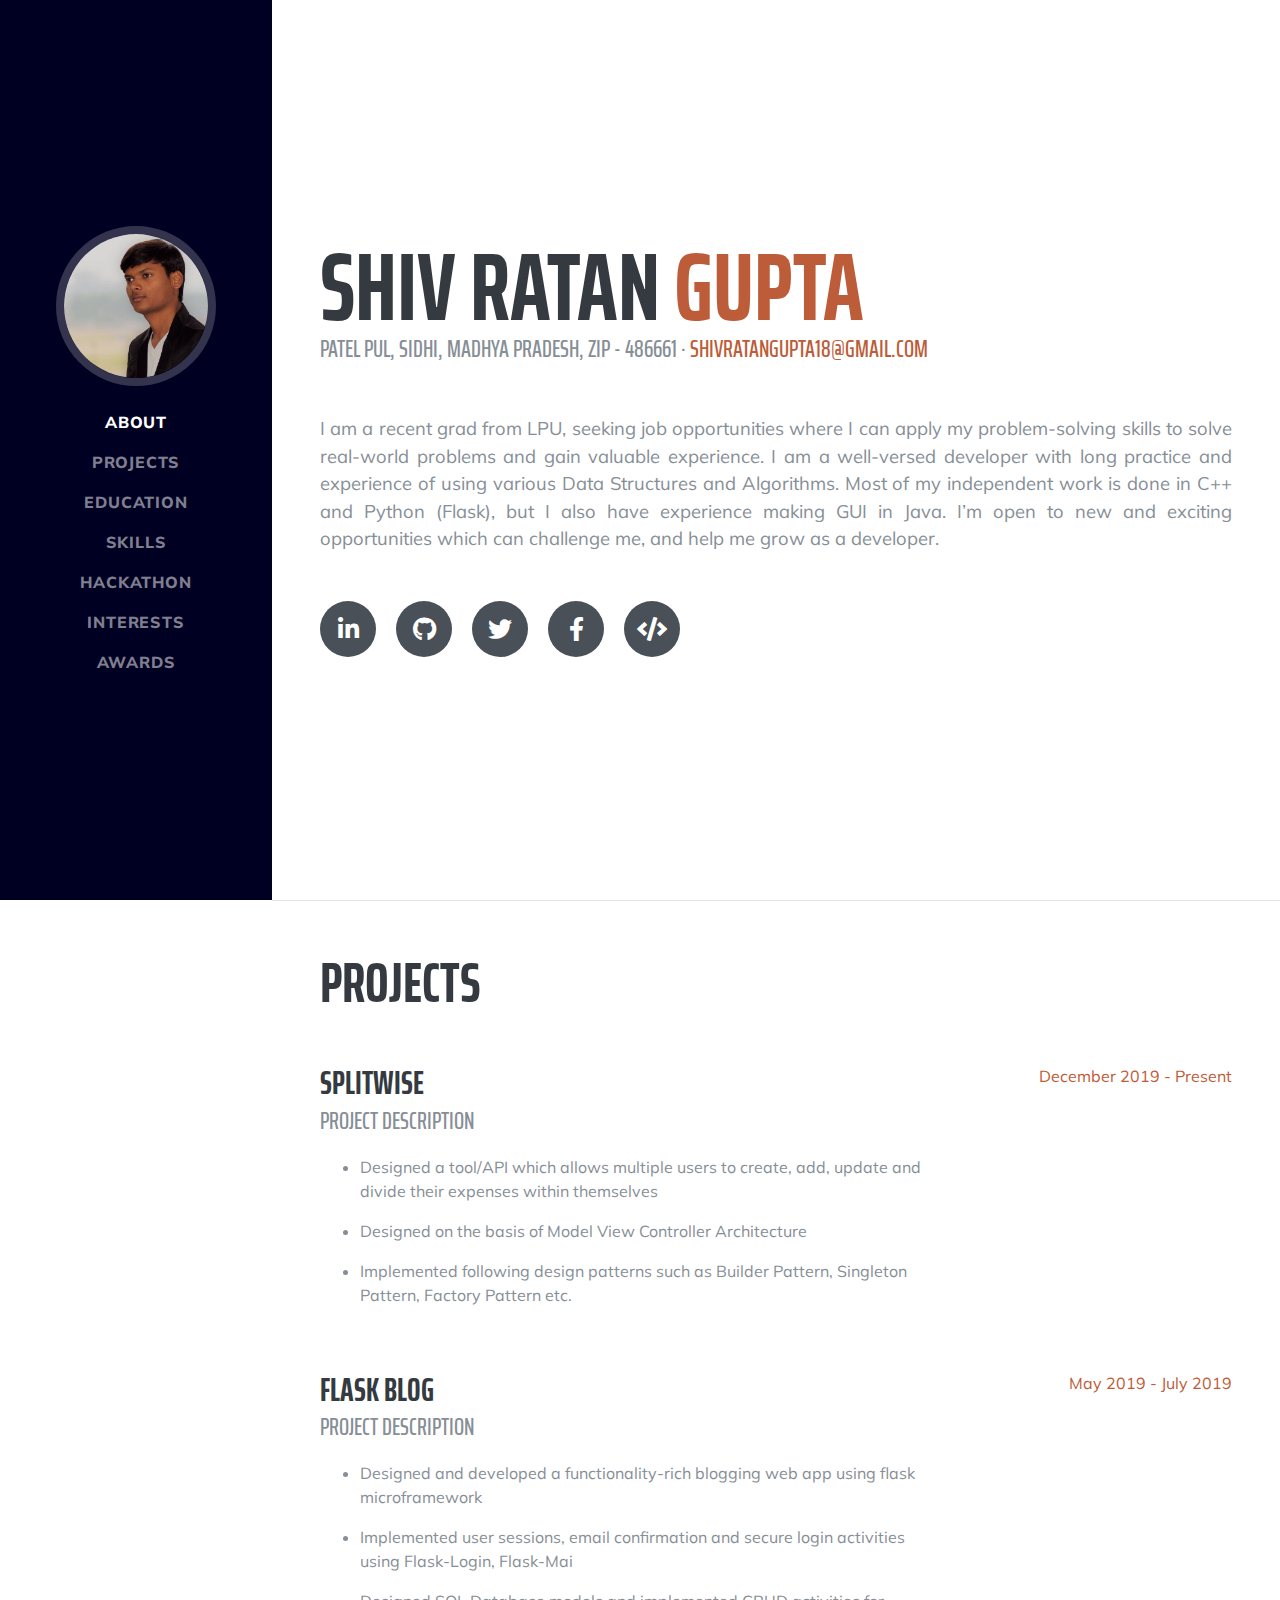
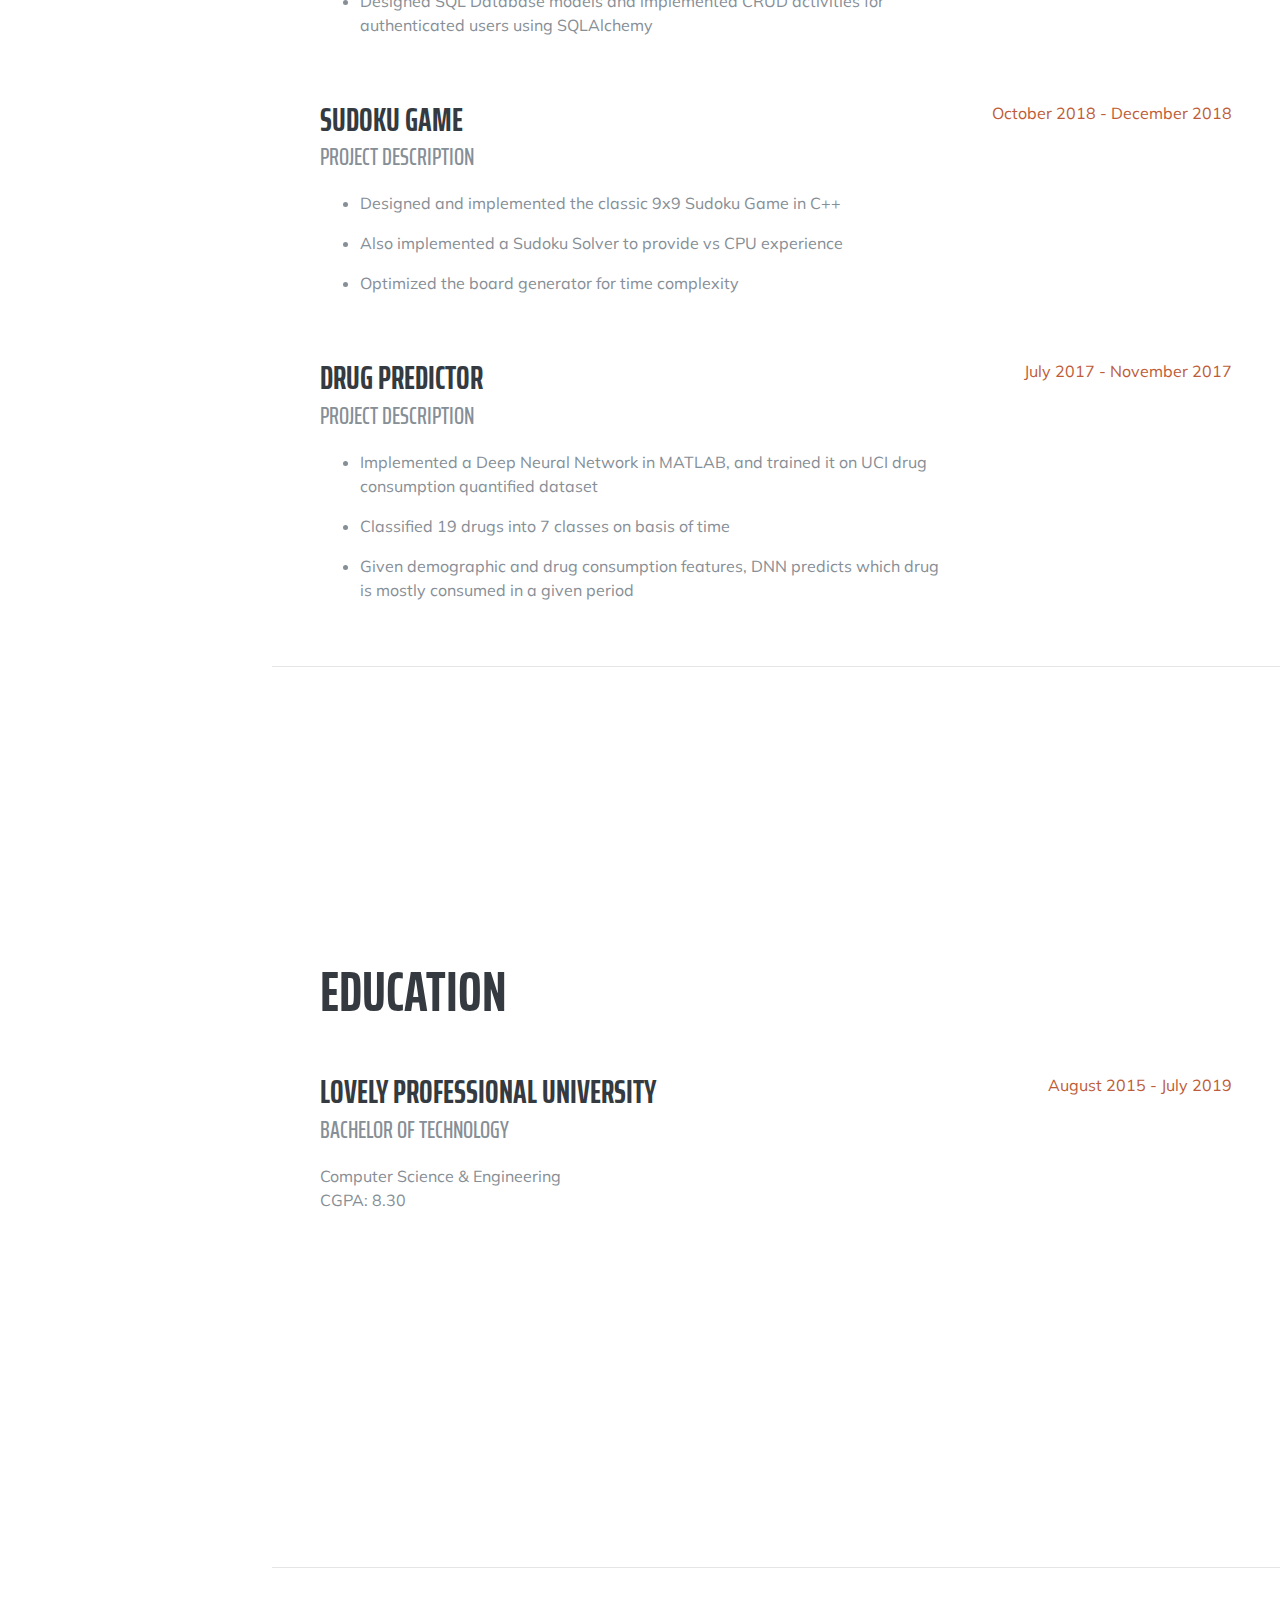
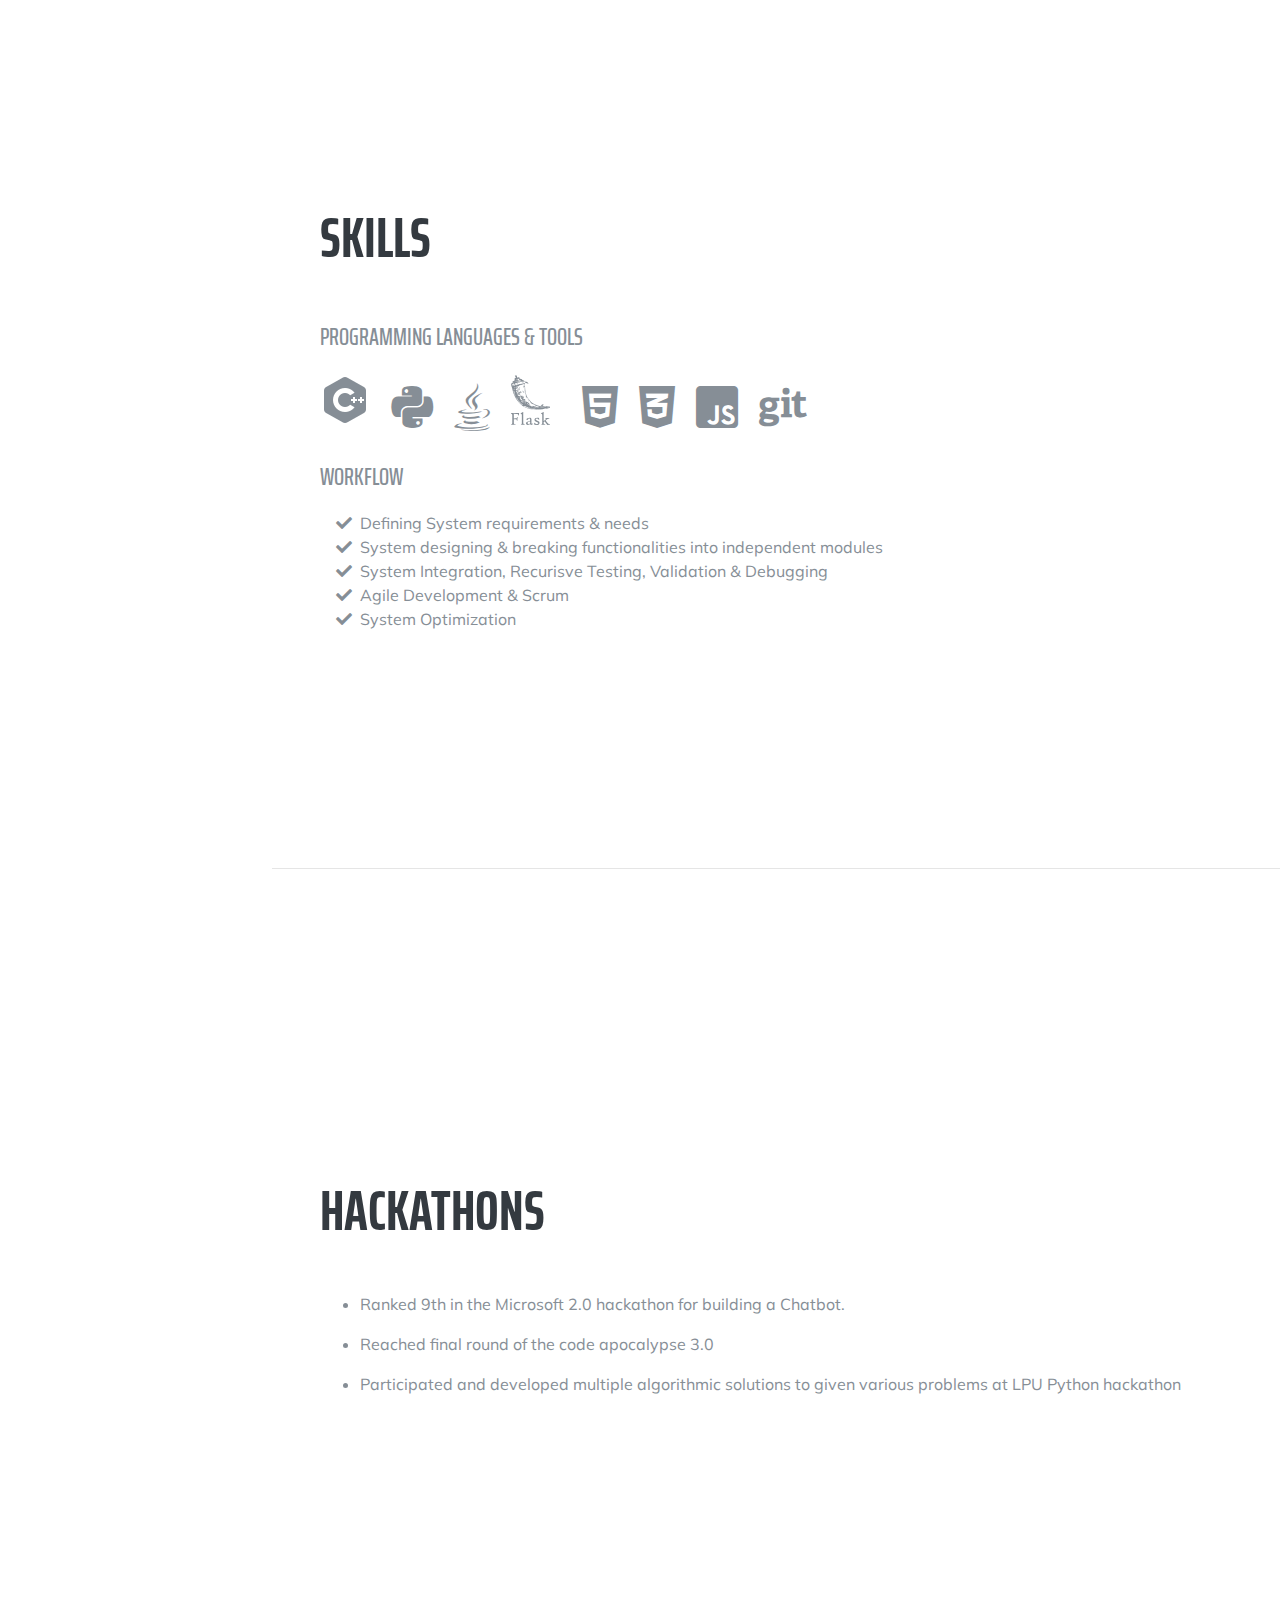
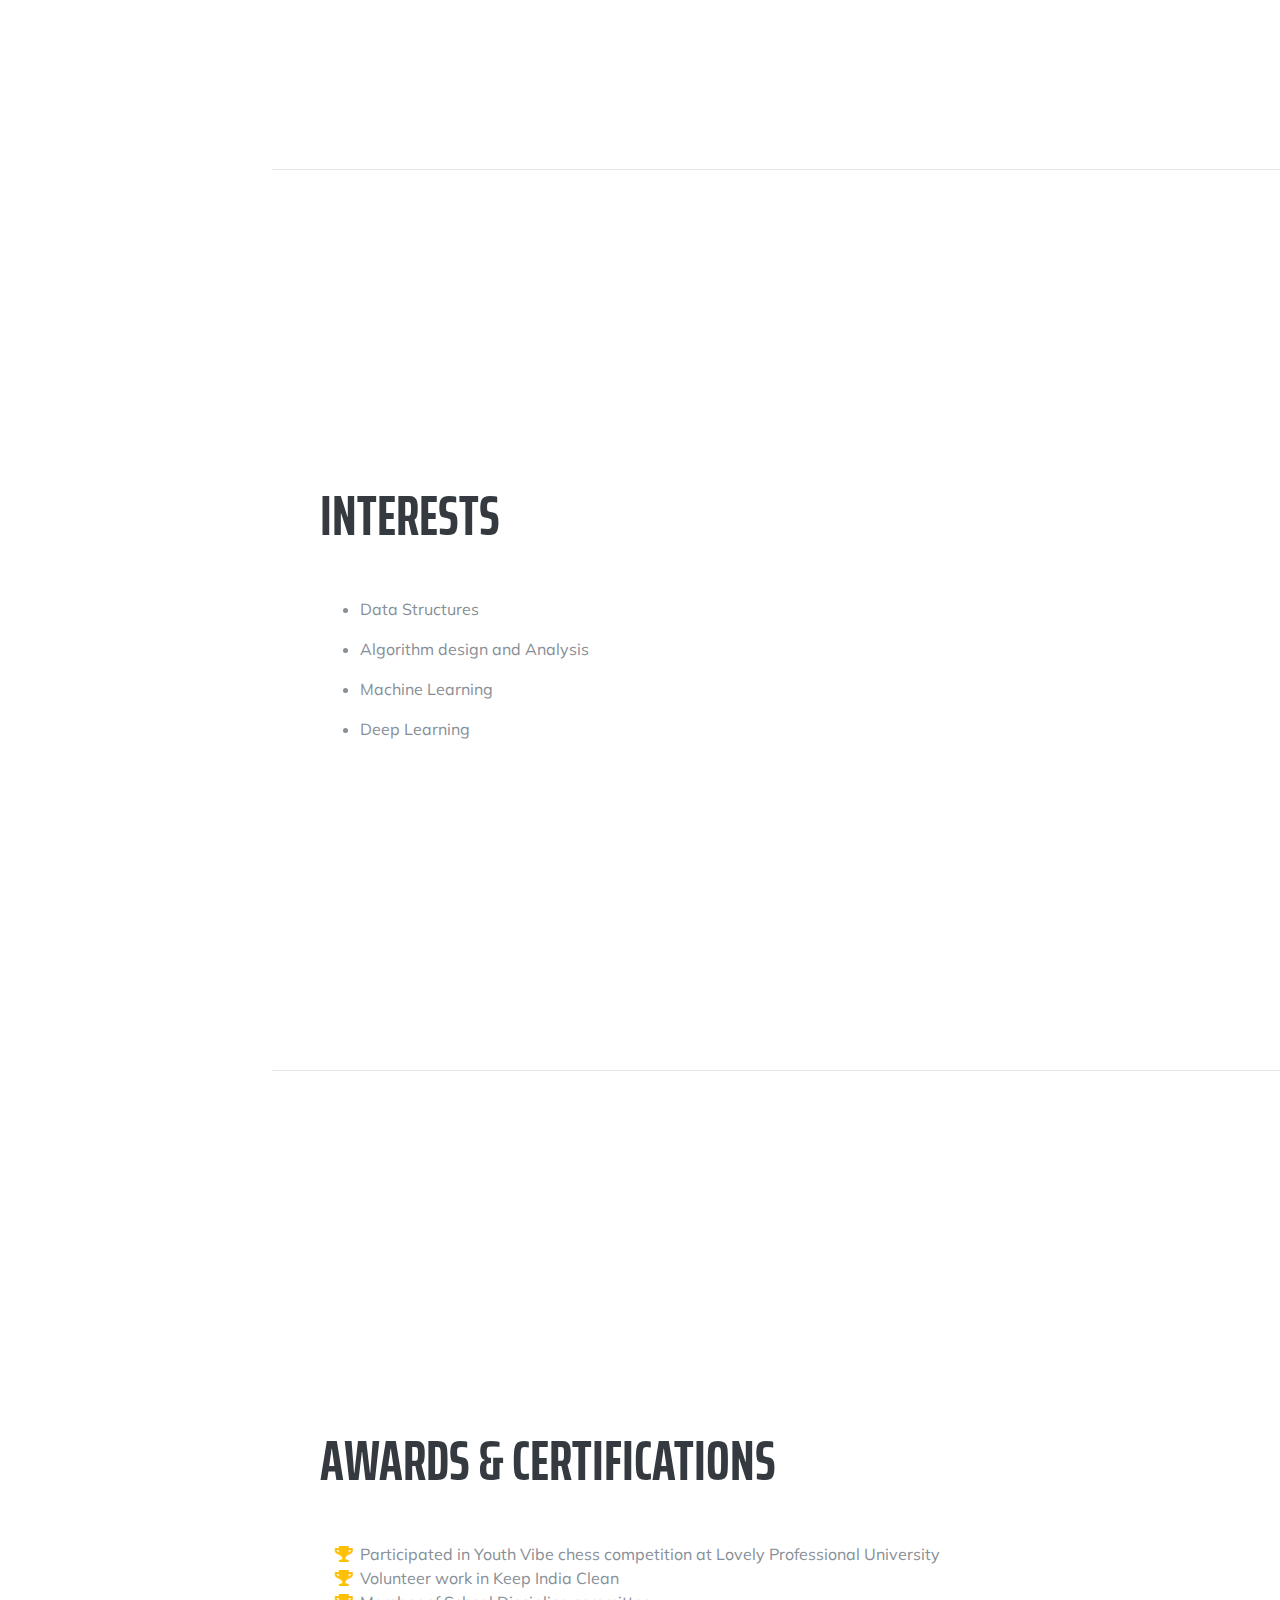
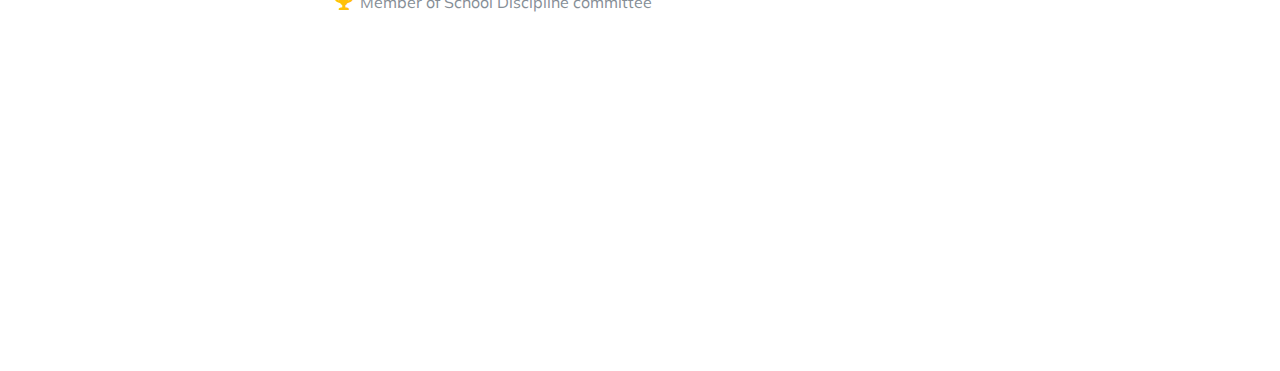
<file: index.html>
<!DOCTYPE html>
<html lang="en">

<head>

  <meta charset="utf-8">
  <meta name="viewport" content="width=device-width, initial-scale=1, shrink-to-fit=no">
  <meta name="description" content="">
  <meta name="author" content="">

  <title>Resume - Shiv R Gupta</title>

  <!-- Bootstrap core CSS -->
  <link href="vendor/bootstrap/css/bootstrap.min.css" rel="stylesheet">

  <!-- Custom fonts for this template -->
  <link href="https://fonts.googleapis.com/css?family=Saira+Extra+Condensed:500,700" rel="stylesheet">
  <link href="https://fonts.googleapis.com/css?family=Muli:400,400i,800,800i" rel="stylesheet">
  <link href="vendor/fontawesome-free/css/all.min.css" rel="stylesheet">

  <!-- Custom styles for this template -->
  <link href="css/resume.min.css" rel="stylesheet">

</head>

<body id="page-top">

  <nav class="navbar navbar-expand-lg navbar-dark bg-primary fixed-top" id="sideNav">
    <a class="navbar-brand js-scroll-trigger" href="#page-top">
      <span class="d-block d-lg-none">Shiv R Gupta</span>
      <span class="d-none d-lg-block">
        <img class="img-fluid img-profile rounded-circle mx-auto mb-2" src="img/profile.jpg" alt="">
      </span>
    </a>
    <button class="navbar-toggler" type="button" data-toggle="collapse" data-target="#navbarSupportedContent" aria-controls="navbarSupportedContent" aria-expanded="false" aria-label="Toggle navigation">
      <span class="navbar-toggler-icon"></span>
    </button>
    <div class="collapse navbar-collapse" id="navbarSupportedContent">
      <ul class="navbar-nav">
        <li class="nav-item">
          <a class="nav-link js-scroll-trigger" href="#about">About</a>
        </li>
        <li class="nav-item">
          <a class="nav-link js-scroll-trigger" href="#experience">Projects</a>
        </li>
        <li class="nav-item">
          <a class="nav-link js-scroll-trigger" href="#education">Education</a>
        </li>
        <li class="nav-item">
          <a class="nav-link js-scroll-trigger" href="#skills">Skills</a>
        </li>
        <li class="nav-item">
          <a class="nav-link js-scroll-trigger" href="#hackathon">hackathon</a>
        </li>
        <li class="nav-item">
          <a class="nav-link js-scroll-trigger" href="#interests">Interests</a>
        </li>
        <li class="nav-item">
          <a class="nav-link js-scroll-trigger" href="#awards">Awards</a>
        </li>
      </ul>
    </div>
  </nav>

  <div class="container-fluid p-0">

    <section class="resume-section p-3 p-lg-5 d-flex align-items-center" id="about">
      <div class="w-100">
        <h1 class="mb-0">Shiv Ratan
          <span class="text-primary">Gupta</span>
        </h1>
        <div class="subheading mb-5">Patel Pul, Sidhi, Madhya Pradesh, ZIP - 486661 ·
          <a href="mailto:shivratangupta18@gmail.com">shivratangupta18@gmail.com</a>
        </div>
        <p class="lead mb-5 text-justify">I am a recent grad from LPU, seeking job opportunities where I can apply my problem-solving skills to solve real-world problems and gain valuable experience. I am a well-versed developer with long practice and experience of using various Data Structures and Algorithms. Most of my independent work is done in C++ and Python (Flask), but I also have experience making GUI in Java.

        I’m open to new and exciting opportunities which can challenge me, and help me grow as a developer.</p>
        <div class="social-icons">
          <a href="https://www.linkedin.com/in/shiv-ratan-gupta/" target="_blank">
            <i class="fab fa-linkedin-in"></i>
          </a>
          <a href="https://github.com/shivratangupta" target="_blank">
            <i class="fab fa-github"></i>
          </a>
          <a href="#">
            <i class="fab fa-twitter"></i>
          </a>
          <a href="https://www.facebook.com/shivratangupta18" target="_blank">
            <i class="fab fa-facebook-f"></i>
          </a>
          <a href="https://www.interviewbit.com/profile/reyaan" target="_blank">
            <i class="fas fa-code"></i>
          </a>
        </div>
      </div>
    </section>

    <hr class="m-0">

    <section class="resume-section p-3 p-lg-5 d-flex justify-content-center" id="experience">
      <div class="w-100">
        <h2 class="mb-5">Projects</h2>

        <div class="resume-item d-flex flex-column flex-md-row justify-content-between mb-5">
          <div class="resume-content">
            <h3 class="mb-0">Splitwise</h3>
            <div class="subheading mb-3">Project Description</div>
            <ul>
              <li><p>Designed a tool/API which allows multiple users to create, add, update
and divide their expenses within themselves</p></li>
              <li><p>Designed on the basis of Model View Controller Architecture</p></li>
              <li><p>Implemented following design patterns such as Builder Pattern, Singleton
Pattern, Factory Pattern etc.</p></li>
            </ul>
          </div>
          <div class="resume-date text-md-right">
            <span class="text-primary">December 2019 - Present</span>
          </div>
        </div>

        <div class="resume-item d-flex flex-column flex-md-row justify-content-between mb-5">
          <div class="resume-content">
            <h3 class="mb-0">Flask Blog</h3>
            <div class="subheading mb-3">Project Description</div>
            <ul>
              <li><p>Designed and developed a functionality-rich blogging web app using flask microframework </p></li>
              <li><p>Implemented user sessions, email confirmation and secure login activities using Flask-Login, Flask-Mai</p></li>
              <li><p>Designed SQL Database models and implemented CRUD activities for authenticated users using SQLAlchemy</p></li>
            </ul>
          </div>
          <div class="resume-date text-md-right">
            <span class="text-primary">May 2019 - July 2019</span>
          </div>
        </div>

        <div class="resume-item d-flex flex-column flex-md-row justify-content-between mb-5">
          <div class="resume-content">
            <h3 class="mb-0">Sudoku Game</h3>
            <div class="subheading mb-3">Project Description</div>
            <ul>
              <li><p>Designed and implemented the classic 9x9 Sudoku Game in C++</p></li>
              <li><p>Also implemented a Sudoku Solver to provide vs CPU experience</p></li>
              <li><p>Optimized the board generator for time complexity</p></li>
            </ul>
          </div>
          <div class="resume-date text-md-right">
            <span class="text-primary">October 2018 - December 2018</span>
          </div>
        </div>

        <div class="resume-item d-flex flex-column flex-md-row justify-content-between">
          <div class="resume-content">
            <h3 class="mb-0">Drug Predictor</h3>
            <div class="subheading mb-3">Project Description</div>
            <ul>
              <li><p>Implemented a Deep Neural Network in MATLAB, and trained it on UCI drug consumption quantified dataset</p></li>
              <li><p>Classified 19 drugs into 7 classes on basis of time</p></li>
              <li><p>Given demographic and drug consumption features, DNN predicts which drug is mostly consumed in a given period</p></li>
            </ul>
          </div>
          <div class="resume-date text-md-right">
            <span class="text-primary">July 2017 - November 2017</span>
          </div>
        </div>

      </div>

    </section>

    <hr class="m-0">

    <section class="resume-section p-3 p-lg-5 d-flex align-items-center" id="education">
      <div class="w-100">
        <h2 class="mb-5">Education</h2>

        <div class="resume-item d-flex flex-column flex-md-row justify-content-between mb-5">
          <div class="resume-content">
            <h3 class="mb-0">Lovely Professional University</h3>
            <div class="subheading mb-3">Bachelor of Technology</div>
            <div>Computer Science & Engineering</div>
            <p>CGPA: 8.30</p>
          </div>
          <div class="resume-date text-md-right">
            <span class="text-primary">August 2015 - July 2019</span>
          </div>
        </div>
      </div>
    </section>

    <hr class="m-0">

    <section class="resume-section p-3 p-lg-5 d-flex align-items-center" id="skills">
      <div class="w-100">
        <h2 class="mb-5">Skills</h2>

        <div class="subheading mb-3">Programming Languages &amp; Tools</div>
        <ul class="list-inline dev-icons">
          <li class="list-inline-item">
            <i><div class="hover_change"></div></i>
          </li>
          <li class="list-inline-item">
            <i class="fab fa-python"></i>
          </li>
          <li class="list-inline-item">
            <i class="fab fa-java"></i>
          </li>
          <li class="list-inline-item">
            <i><div class="hover_change_flask"></div></i>
          </li>
          <li class="list-inline-item">
            <i class="fab fa-html5"></i>
          </li>
          <li class="list-inline-item">
            <i class="fab fa-css3-alt"></i>
          </li>
          <li class="list-inline-item">
            <i class="fab fa-js-square"></i>
          </li>
          <li class="list-inline-item">
            <i class="fab fa-git"></i>
          </li>
        </ul>

        <div class="subheading mb-3">Workflow</div>
        <ul class="fa-ul mb-0">
          <li>
            <i class="fa-li fa fa-check"></i>
            Defining System requirements &amp; needs</li>
          <li>
            <i class="fa-li fa fa-check"></i>
            System designing &amp; breaking functionalities into independent modules
          </li>
          <li>
            <i class="fa-li fa fa-check"></i>
            System Integration,  Recurisve Testing, Validation &amp; Debugging 
          </li>
          <li>
            <i class="fa-li fa fa-check"></i>
            Agile Development &amp; Scrum
          </li>
          <li>
            <i class="fa-li fa fa-check"></i>
            System Optimization
          </li>
        </ul>
      </div>
    </section>

    <hr class="m-0">

    <section class="resume-section p-3 p-lg-5 d-flex align-items-center" id="hackathon">
      <div class="w-100">
        <h2 class="mb-5">Hackathons</h2>

        <div class="resume-item d-flex flex-column flex-md-row justify-content-between mb-5">
          <div class="resume-content">
            <ul>
              <li><p>Ranked 9th in the Microsoft 2.0 hackathon for building a Chatbot. </p></li>
              <li><p>Reached final round of the code apocalypse 3.0</p></li>
              <li><p>Participated and developed multiple algorithmic solutions to given various problems at LPU Python hackathon</p></li>
            </ul>
          </div>
        </div>

      </div>

    </section>

    <hr class="m-0">

    <section class="resume-section p-3 p-lg-5 d-flex align-items-center" id="interests">
      <div class="w-100">
        <h2 class="mb-5">Interests</h2>
        <ul>
          <li><p>Data Structures</p></li>
          <li><p>Algorithm design and Analysis</p></li>
          <li><p>Machine Learning</p></li>
          <li><p>Deep Learning</p></li>
        </ul>
      </div>
    </section>

    <hr class="m-0">

    <section class="resume-section p-3 p-lg-5 d-flex align-items-center" id="awards">
      <div class="w-100">
        <h2 class="mb-5">Awards &amp; Certifications</h2>
        <ul class="fa-ul mb-0">
          <li>
            <i class="fa-li fa fa-trophy text-warning"></i>
            Participated in Youth Vibe chess competition at Lovely Professional University</li>
          <li>
            <i class="fa-li fa fa-trophy text-warning"></i>
            Volunteer work in Keep India Clean</li>
          <li>
            <i class="fa-li fa fa-trophy text-warning"></i>
            Member of School Discipline committee</li>
        </ul>
      </div>
    </section>

  </div>

  <!-- Bootstrap core JavaScript -->
  <script src="vendor/jquery/jquery.min.js"></script>
  <script src="vendor/bootstrap/js/bootstrap.bundle.min.js"></script>

  <!-- Plugin JavaScript -->
  <script src="vendor/jquery-easing/jquery.easing.min.js"></script>

  <!-- Custom scripts for this template -->
  <script src="js/resume.min.js"></script>

</body>

</html>
</file>
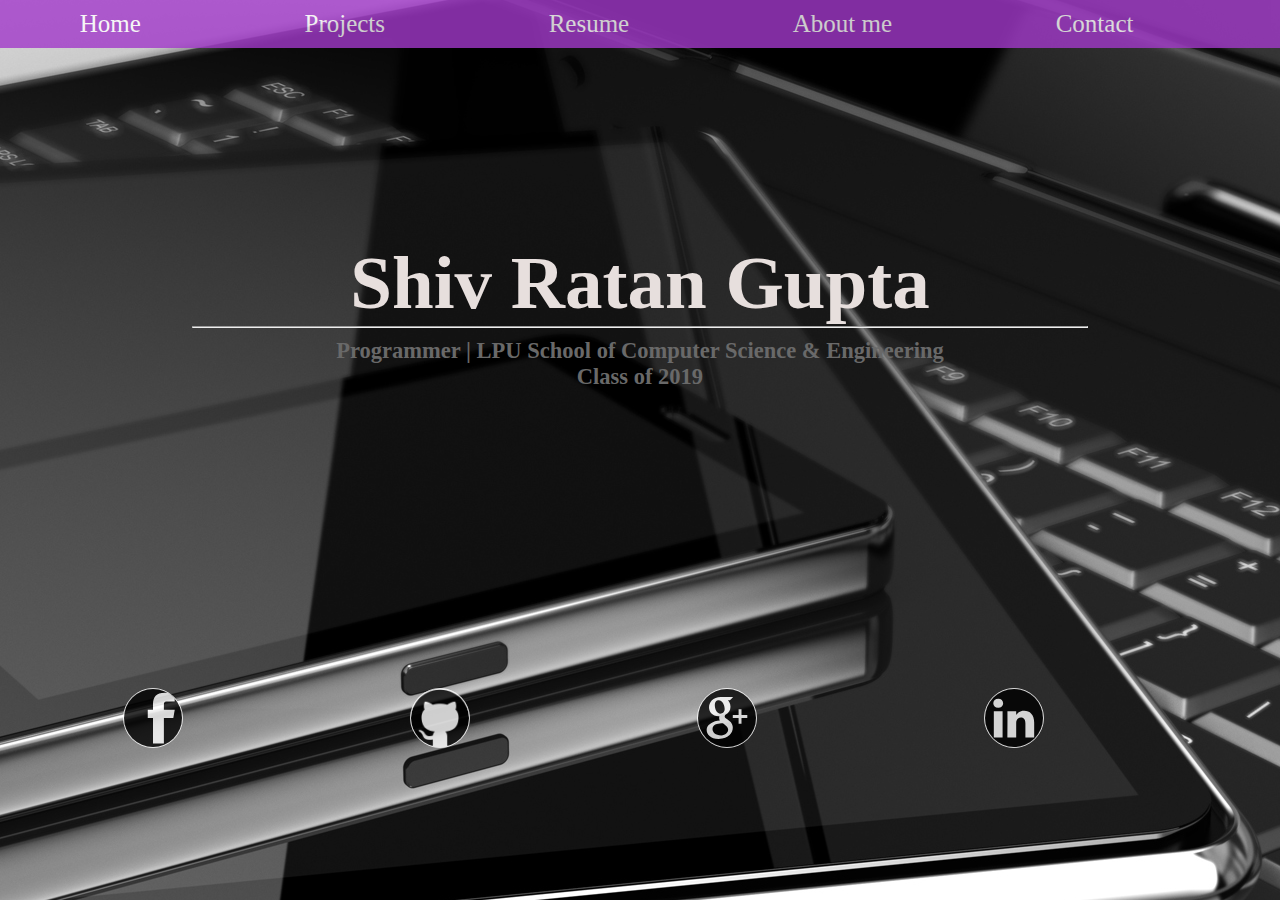
<file: legacy/index.html>
<!DOCTYPE html>
<html>
<head>
	<title>Shiv Ratan Gupta | Home</title>
	<meta charset="utf-8">
	<meta http-equiv="X-UA-Compatible" content="IE-edge">
	<meta name="viewport" content="width=device-width, initial-scale=1">
	<link rel="stylesheet" type="text/css" href="style.css">
</head>
<body>
<header>
	<nav id="navbar">
		<div>
			<a href="index.html"><span class="links">Home</span></a>
			<a href="projects.html"><span class="links">Projects</span></a>
			<a href="resume.pdf" target="_blank"><span class="links">Resume</span></a>
			<a href="aboutme.html"><span class="links">About me</span></a>
			<a href="contact.html"><span class="links">Contact</span></a>
		</div>
	</nav>
</header>
<div id="brand-name">
	<h1>Shiv Ratan Gupta<hr></h1>
	<h2>Programmer | LPU School of Computer Science & Engineering<br>Class of 2019</h2>
</div>
<div id="social-bar">
	<a href="https://facebook.com/shivratan.gupta.31" target="_blank"><img src="img/logo_fb.svg" class="icon"></a>
	<a href="https://github.com/shivratangupta" target="_blank"><img src="img/logo_github.png" class="icon"></a>
	<a href="https://plus.google.com/u/0/109698714185517466716" target="_blank"><img src="img/logo_googleplus.svg" class="icon"></a>
	<a href="https://www.linkedin.com/in/shiv-ratan-gupta-a67625125?trk=nav_responsive_tab_profile" target="_blank"><img src="img/logo_linkedin.svg" class="icon"></a>
	
</div>
</body>
</html>
</file>
<file: legacy/style.css>
* {
	box-sizing: border-box;
	margin: 0px;
	padding: 0px;
}

body {
	background: url("img/bg_pic.jpg") no-repeat center center fixed;
	background-color: #0e0b16;
}

#navbar {
	min-height: 5vh;
	background-color: #a239ca;
	width: 100%;
	padding: 10px 0px;
	opacity: .8;
}

a {
	text-decoration: none;
}

.links {
	color: white;
	font-size: 30px;
	margin: 0% 6%;
	padding: 10px 3px;
}

.links:hover {
	background-color: white;
	color: black;
	
}

#brand-name {
	width: 100%;
	position: relative;
	min-height: 70vh;
	padding: 15%;
	padding-bottom: 0%;
	text-align: center;
}

h1 {
	font-size: 100px;
	color: #e7dfdd;
}

h2 {
	font-size: 30px;
	color: dimgray;
	margin-top: 10px;
}

#social-bar {
	width: 100%;
	height: 80px;
	margin: auto;
	padding: 10px;
}

.icon {
	width: 80px;
	height: 80px;
	border-radius: 80px;
	border: 1px solid white;
	opacity: .8;
	float: left;
	margin: 0% 9%;
	background-color: white;
}

.icon:hover {
	background-color: blue;
}

#content {
	margin-top: 80px;
}

.projects {
	width: 31.3%;
	height: 200px;
	background-color: white;
	margin: 1%;
	float: left;
	text-align: center;
	padding: 84px 0px;
	font-size: 2em;
	opacity: 0.5;
}

.project-links {
	color: dimgray;
	padding: 84px 0px;
}

.projects:hover {
	background-color: purple;
}

.project-links:hover {
	color: white;
}

#shiv-icon {
	height: 30%;
	width: 15%;
	border-radius: 200px;
	margin: 5% 42.5%;
}

#my-content {
	margin-right: 50px;
	margin-left: 50px;
	color: white;
	font-size: 25px;
	text-align: justify;
}

#contact-content {
	margin-top: 100px;
	margin-left: 28%;
	margin-bottom: 200px;
	color: #e7dfdd;
	font-size: 30px;
}

.contact-title {
	height: 200px;
	width: 200px;
	float: left;
}

.icon-contact {
	width: 80px;
	height: 80px;
	border-radius: 80px;
	border: 1px solid white;
	opacity: .8;
	float: left;
	margin: 0% 13%;
	background-color: white;
}

@media (min-width: 1320px) {
	.links {
		margin: 0% 6%;
	}
}

@media (min-width: 1120px) and (max-width: 1319px) {
	.links {
		margin: 0% 6%;
		font-size: 25px;
	}

	h1 {
		font-size: 75px;
	}

	h2 {
		font-size: 22.5px;
	}

	.icon {
		width: 60px;
		height: 60px;
		border-radius: 60px;
		margin: 0% 9%;
	}

	.icon-contact {
		width: 60px;
		height: 60px;
		border-radius: 60px;
		margin: 0% 13%;
	}

	#contact-content {
		margin-left: 26%;
		font-size: 30px;
	}
}

@media (min-width: 992px) and (max-width: 1119px) {
	.links {
		margin: 0% 5.5%;
		font-size: 25px;
	}

	h1 {
		font-size: 75px;
	}

	h2 {
		font-size: 22.5px;
	}

	.icon {
		width: 60px;
		height: 60px;
		border-radius: 60px;
		margin: 0% 9%;
	}

	.projects {
		width: 48%;
	}

	.icon-contact {
		width: 60px;
		height: 60px;
		border-radius: 60px;
		margin: 0% 13%;
	}

	#contact-content {
		margin-left: 24%;
		font-size: 30px;
	}
}

@media (min-width: 892px) and (max-width: 991px) {
	.links {
		margin: 0% 5%;
		font-size: 25px;
	}

	#brand-name {
		padding-top: 20%;
	}

	h1 {
		font-size: 75px;
	}

	h2 {
		font-size: 22.5px;
	}

	.icon {
		width: 60px;
		height: 60px;
		border-radius: 60px;
		margin: 0% 13%;
	}
	.projects {
		width: 48%;
	}

	.icon-contact {
		width: 60px;
		height: 60px;
		border-radius: 60px;
		margin: 0% 13%;
	}

	#contact-content {
		margin-left: 23%;
		font-size: 25px;
	}
}

@media (min-width: 732px) and (max-width: 891px) {
	.links {
		margin: 0% 5%;
		font-size: 20px;
	}

	#brand-name {
		padding-top: 25%;
	}

	h1 {
		font-size: 65px;
	}

	h2 {
		font-size: 19px;
	}

	.icon {
		width: 52px;
		height: 52px;
		border-radius: 52px;
		margin: 0% 8.5%;
	}

	.projects {
		width: 48%;
	}

	.icon-contact {
		width: 60px;
		height: 60px;
		border-radius: 60px;
		margin: 0% 12%;
	}

	#contact-content {
		margin-left: 19%;
		font-size: 23px;
	}
}

@media (min-width: 550px) and (max-width: 731px) {
	.links {
		margin: 0% 4.5%;
		font-size: 16px;
	}

	#brand-name {
		padding-top: 30%;
	}

	h1 {
		font-size: 55px;
	}

	h2 {
		font-size: 15px;
	}

	.icon {
		width: 44px;
		height: 44px;
		border-radius: 44px;
		margin: 0% 8%;
	}

	.projects {
		width: 98%;
	}

	.icon-contact {
		width: 60px;
		height: 60px;
		border-radius: 60px;
		margin: 0% 11%;
	}

	#contact-content {
		margin-left: 10%;
		font-size: 20px;
	}
}

@media (min-width: 550px) and (max-width: 608px) {
	h1 {
		font-size: 49.8px;
	}

	h2 {
		font-size: 14px;
	}

	.projects {
		width: 98%;
	}
}

@media (min-width: 450px) and (max-width: 549px) {
	.links {
		margin: 0% 4%;
		font-size: 14px;
	}

	#brand-name {
		padding-top: 35%;
	}

	h1 {
		font-size: 45px;
	}

	h2 {
		font-size: 14px;
	}

	.icon {
		width: 36px;
		height: 36px;
		border-radius: 36px;
		margin: 0% 8%;
	}

	.projects {
		width: 98%;
	}

	.icon-contact {
		width: 60px;
		height: 60px;
		border-radius: 60px;
		margin: 0% 9.68%;
	}

	#contact-content {
		margin-left: 16%;
		font-size: 15px;
	}

	.contact-title {
		width: 100px;
	}
}

@media (min-width: 340px) and (max-width: 449px) {
	.links {
		margin: 0% 3%;
		font-size: 12px;
	}

	#brand-name {
		padding-top: 40%;
	}

	h1 {
		font-size: 45px;
	}

	h2 {
		font-size: 14px;
	}

	.icon {
		width: 35px;
		height: 35px;
		border-radius: 35px;
		margin: 0% 7%;
	}

	.projects {
		width: 98%;
	}

	.icon-contact {
		width: 40px;
		height: 40px;
		border-radius: 40px;
		margin: 0% 10.4%;
	}

	#contact-content {
		margin-left: 7%;
		font-size: 15px;
	}

	.contact-title {
		width: 100px;
	}
}

@media (min-width: 296px) and (max-width: 339px) {
	.links {
		margin: 0% 2%;
		font-size: 12px;
	}

	#brand-name {
		padding-top: 45%;
	}

	h1 {
		font-size: 40px;
	}

	h2 {
		font-size: 14px;
	}

	.icon {
		width: 33px;
		height: 33px;
		border-radius: 33px;
		margin: 0% 6.5%;
	}

	.projects {
		width: 98%;
	}

	.icon-contact {
		width: 38px;
		height: 38px;
		border-radius: 38px;
		margin: 0% 9.75%;
	}

	#contact-content {
		margin-left: 5%;
		font-size: 13px;
	}

	.contact-title {
		width: 100px;
	}
}

@media (max-width: 295px) {
	.links {
		margin: 0% 0%;
		font-size: 11px;
	}

	#brand-name {
		padding-top: 55%;
	}

	h1 {
		font-size: 35px;
	}

	h2 {
		font-size: 14px;
		line-height: 1.5em;
	}

	.icon {
		width: 32px;
		height: 32px;
		border-radius: 32px;
		margin: 0% 5%;
	}

	.projects {
		width: 98%;
	}

	.icon-contact {
		width: 32px;
		height: 32px;
		border-radius: 32px;
		margin: 0% 9.2%;
	}

	#contact-content {
		margin-left: 7%;
		font-size: 10px;
	}

	.contact-title {
		width: 75px;
	}
}
</file>
<file: css/resume.min.css>
/*!
 * Start Bootstrap - Resume v5.0.7 (https://startbootstrap.com/template-overviews/resume)
 * Copyright 2013-2019 Start Bootstrap
 * Licensed under MIT (https://github.com/BlackrockDigital/startbootstrap-resume/blob/master/LICENSE)
 */body{font-family:Muli,-apple-system,BlinkMacSystemFont,'Segoe UI',Roboto,'Helvetica Neue',Arial,sans-serif,'Apple Color Emoji','Segoe UI Emoji','Segoe UI Symbol','Noto Color Emoji';padding-top:54px;color:#868e96}@media (min-width:992px){body{padding-top:0;padding-left:17rem}}h1,h2,h3,h4,h5,h6{font-family:'Saira Extra Condensed',-apple-system,BlinkMacSystemFont,'Segoe UI',Roboto,'Helvetica Neue',Arial,sans-serif,'Apple Color Emoji','Segoe UI Emoji','Segoe UI Symbol','Noto Color Emoji';font-weight:700;text-transform:uppercase;color:#343a40}h1{font-size:6rem;line-height:5.5rem}h2{font-size:3.5rem}h3{font-size:2rem}p.lead{font-size:1.15rem;font-weight:400}.subheading{text-transform:uppercase;font-weight:500;font-family:'Saira Extra Condensed',-apple-system,BlinkMacSystemFont,'Segoe UI',Roboto,'Helvetica Neue',Arial,sans-serif,'Apple Color Emoji','Segoe UI Emoji','Segoe UI Symbol','Noto Color Emoji';font-size:1.5rem}.social-icons a{display:inline-block;height:3.5rem;width:3.5rem;background-color:#495057;color:#fff!important;border-radius:100%;text-align:center;font-size:1.5rem;line-height:3.5rem;margin-right:1rem}.social-icons a:last-child{margin-right:0}.social-icons a:hover{background-color:#bd5c38}.dev-icons{font-size:3rem}.dev-icons .list-inline-item i:hover{color:#bd5c38}#sideNav .navbar-nav .nav-item .nav-link{font-weight:800;letter-spacing:.05rem;text-transform:uppercase}#sideNav .navbar-toggler:focus{outline-color:#d48a6e}@media (min-width:992px){#sideNav{text-align:center;position:fixed;top:0;left:0;display:-webkit-box;display:-ms-flexbox;display:flex;-webkit-box-orient:vertical;-webkit-box-direction:normal;-ms-flex-direction:column;flex-direction:column;width:17rem;height:100vh}#sideNav .navbar-brand{display:-webkit-box;display:-ms-flexbox;display:flex;margin:auto auto 0;padding:.5rem}#sideNav .navbar-brand .img-profile{max-width:10rem;max-height:10rem;border:.5rem solid rgba(255,255,255,.2)}#sideNav .navbar-collapse{display:-webkit-box;display:-ms-flexbox;display:flex;-webkit-box-align:start;-ms-flex-align:start;align-items:flex-start;-webkit-box-flex:0;-ms-flex-positive:0;flex-grow:0;width:100%;margin-bottom:auto}#sideNav .navbar-collapse .navbar-nav{-webkit-box-orient:vertical;-webkit-box-direction:normal;-ms-flex-direction:column;flex-direction:column;width:100%}#sideNav .navbar-collapse .navbar-nav .nav-item{display:block}#sideNav .navbar-collapse .navbar-nav .nav-item .nav-link{display:block}}section.resume-section{padding-top:5rem!important;padding-bottom:5rem!important;max-width:75rem}section.resume-section .resume-item .resume-date{min-width:none}@media (min-width:768px){section.resume-section{min-height:100vh}section.resume-section .resume-item .resume-date{min-width:18rem}}@media (min-width:992px){section.resume-section{padding-top:3rem!important;padding-bottom:3rem!important}}.bg-primary{background-color:#002!important}.text-primary{color:#bd5c38!important}a{color:#bd5c38}a:active,a:focus,a:hover{color:#824027}.hover_change{background: url("base.png") no-repeat;width: 50px;height: 50px}.hover_change:hover{background: url("hover.png") no-repeat;}.hover_change_flask{background: url("flask_base.svg") no-repeat;width: 50px;height: 50px;}.hover_change_flask:hover{background: url("flask_hover.svg") no-repeat;}
</file>
